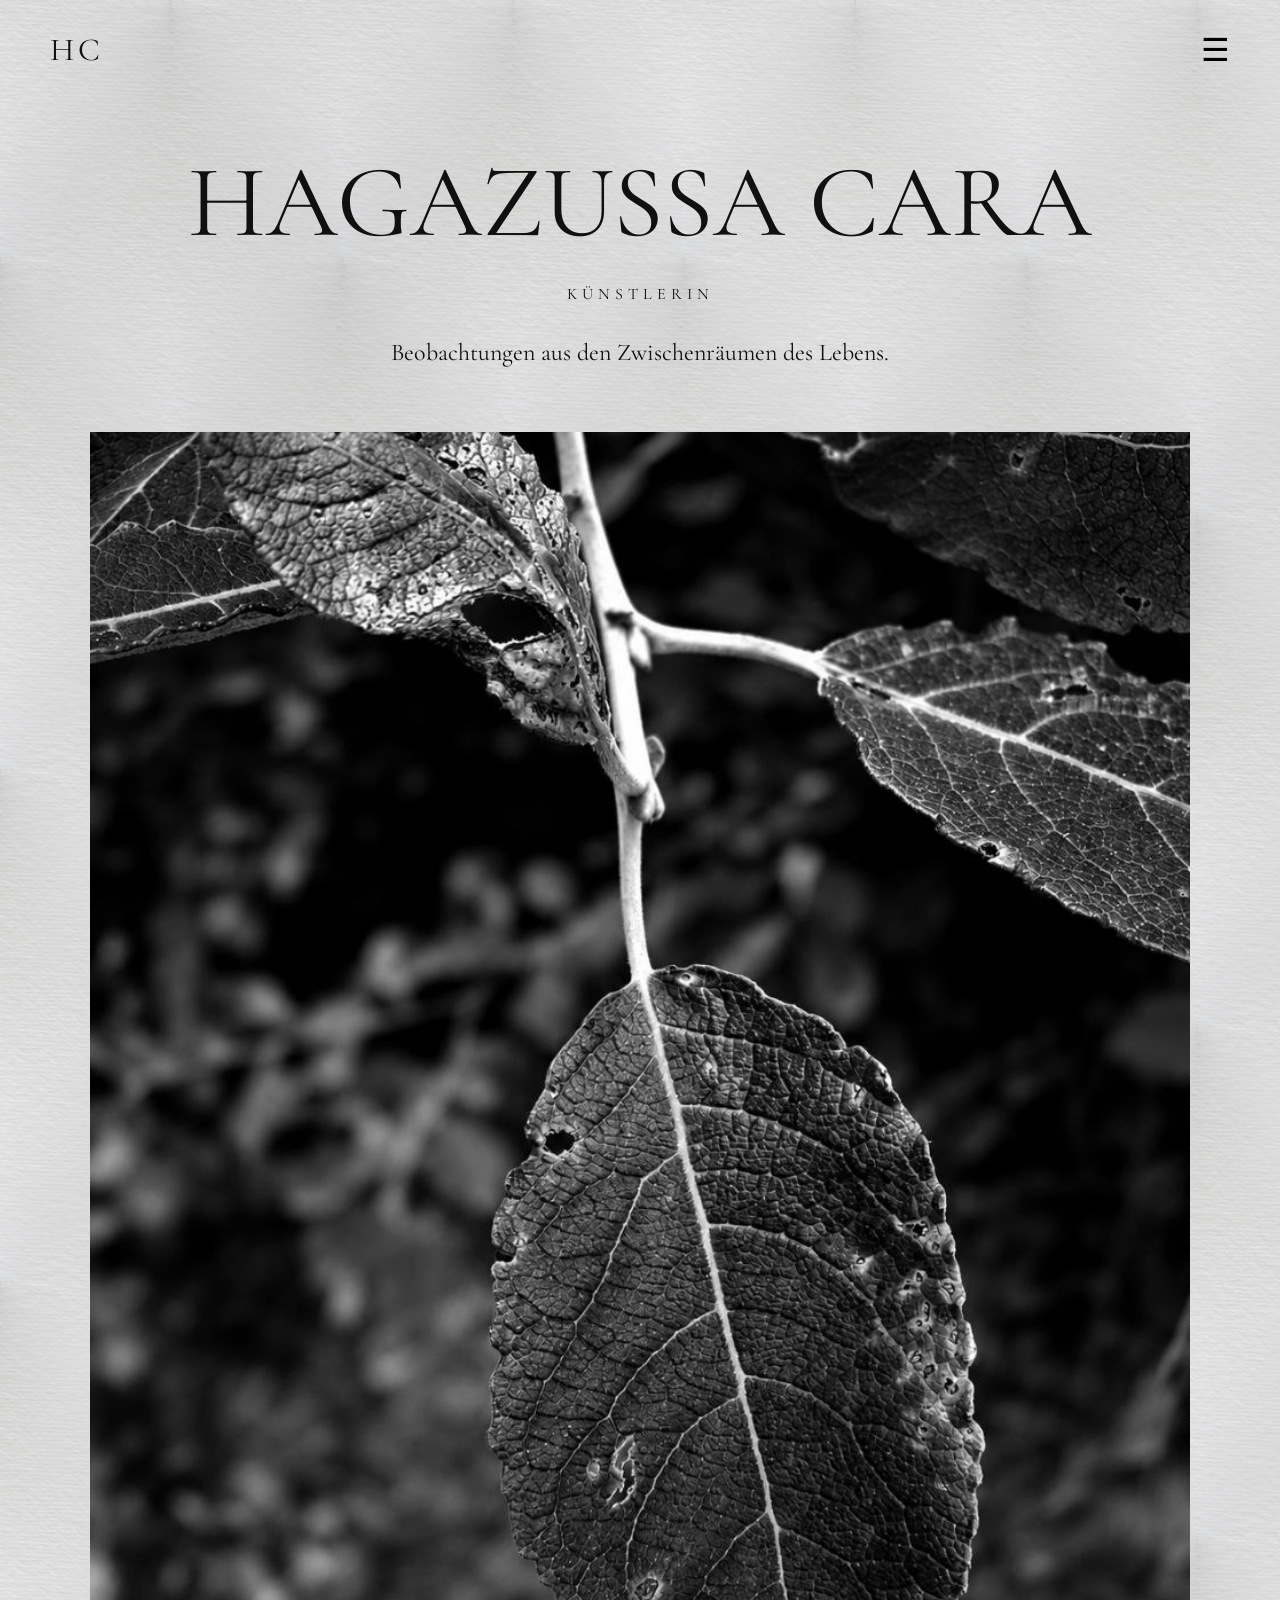
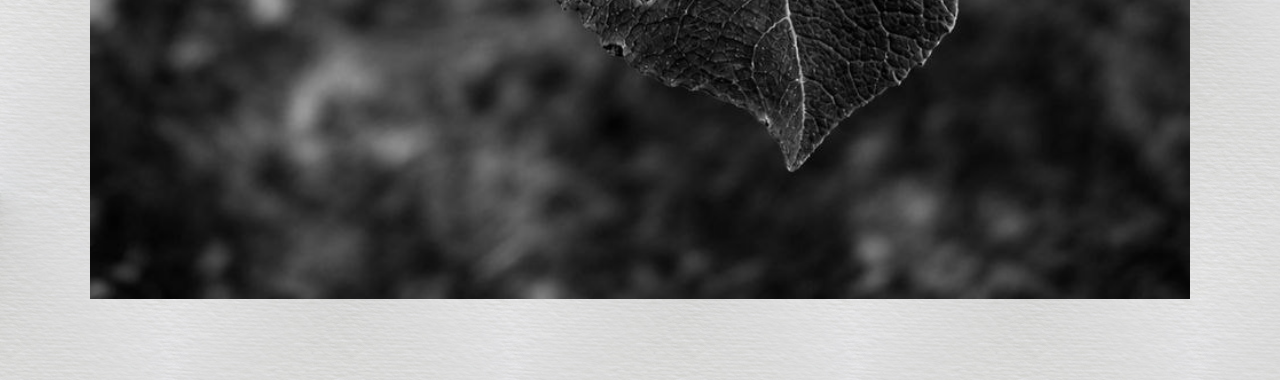
<file: index.html>
<!DOCTYPE html>
<html lang="de">
<head>
    <meta charset="UTF-8">
    <meta name="viewport" content="width=device-width, initial-scale=1.0">
    <title>Hagazussa Cara</title>

    <link rel="icon" href="ico/favicon.ico" sizes="any">
    <link rel="icon" type="image/png" sizes="32x32" href="ico/favicon-32x32.png">
    <link rel="icon" type="image/png" sizes="16x16" href="ico/favicon-16x16.png">
    <link rel="apple-touch-icon" sizes="180x180" href="ico/apple-touch-icon.png">
    <link rel="manifest" href="ico/site.webmanifest">

    <link rel="stylesheet" href="css/style.css">

    <link href="https://fonts.googleapis.com/css2?family=Cormorant+Garamond:wght@300;400;500;600&display=swap" rel="stylesheet">
</head>
<body>

<header class="header">

    <a href="index.html" class="logo">HC</a>

    <button class="menu-toggle" id="menuToggle">
        ☰
    </button>

    <nav class="menu" id="menu">
        <a href="werke.html">Werke</a>
        <a href="ueber-mich.html">Über mich</a>
        <a href="prozess.html">Prozess</a>
        <a href="ausstellungen.html">Ausstellungen</a>
        <a href="kontakt.html">Kontakt</a>
    </nav>

</header>

<div class="container">

    <section class="hero">

        <h1>Hagazussa Cara</h1>

        <div class="role">
            Künstlerin
        </div>

        <p class="intro">
            Beobachtungen aus den Zwischenräumen des Lebens.
        </p>

    </section>

    <div class="artwork">
        <img src="images/rufderstille-4.jpg" alt="Echos der Stille IV">
    </div>

</div>

<script src="js/main.js"></script>

</body>
</html>
</file>
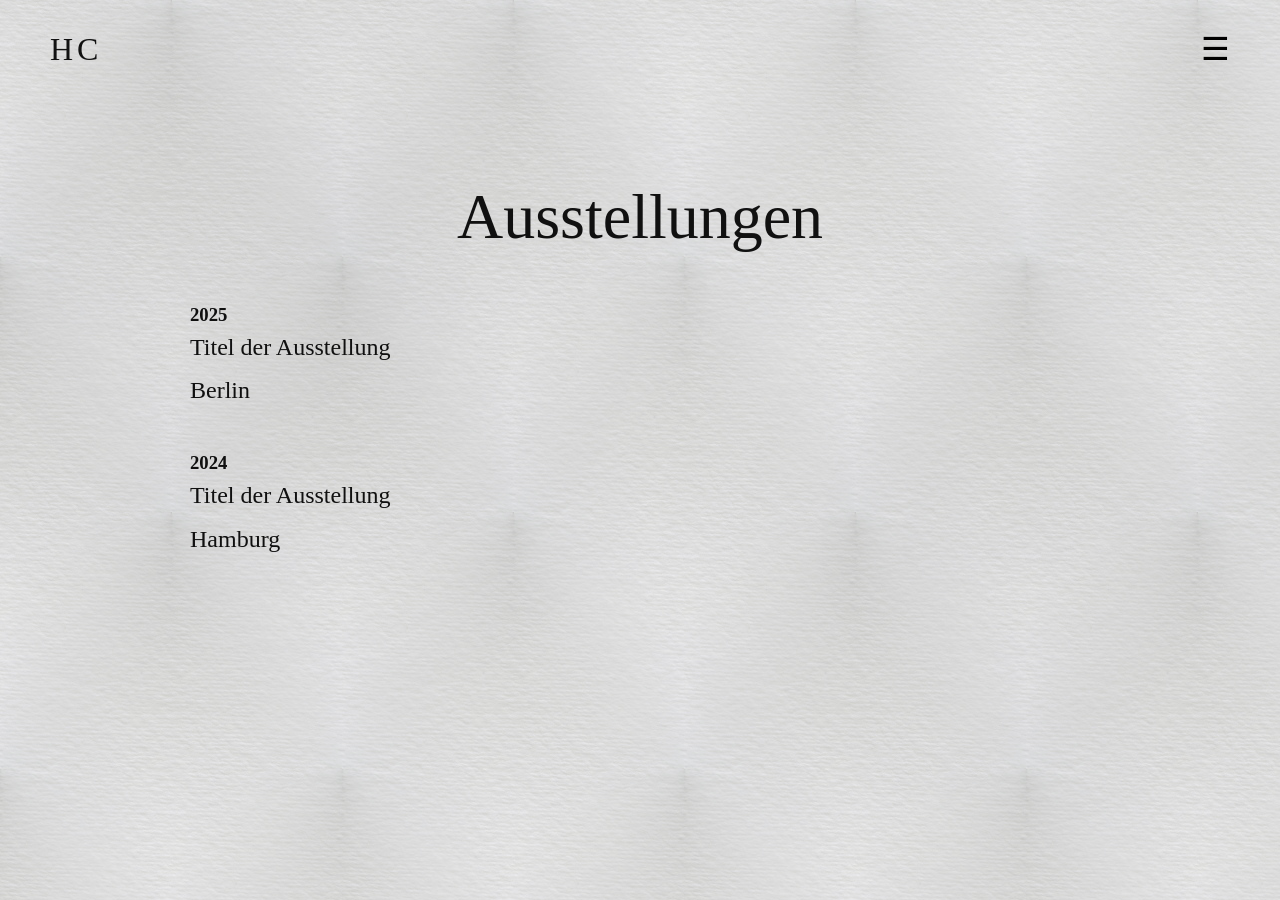
<file: ausstellungen.html>
<!DOCTYPE html>
<html lang="de">
<head>
    <meta charset="UTF-8">
    <meta name="viewport" content="width=device-width, initial-scale=1.0">
    <title>Ausstellungen</title>

    <link rel="icon" href="ico/favicon.ico" sizes="any">
    <link rel="icon" type="image/png" sizes="32x32" href="ico/favicon-32x32.png">
    <link rel="icon" type="image/png" sizes="16x16" href="ico/favicon-16x16.png">
    <link rel="apple-touch-icon" sizes="180x180" href="ico/apple-touch-icon.png">
    <link rel="manifest" href="ico/site.webmanifest">

    <link rel="stylesheet" href="css/style.css">
</head>
<body>

<header class="header">

    <a href="index.html" class="logo">HC</a>

    <button class="menu-toggle" id="menuToggle">
        ☰
    </button>

    <nav class="menu" id="menu">
        <a href="werke.html">Werke</a>
        <a href="ueber-mich.html">Über mich</a>
        <a href="prozess.html">Prozess</a>
        <a href="ausstellungen.html">Ausstellungen</a>
        <a href="kontakt.html">Kontakt</a>
    </nav>

</header>

<section class="page-section">

    <h1>Ausstellungen</h1>

    <div class="exhibitions">

        <div class="exhibition">
            <h3>2025</h3>
            <p>Titel der Ausstellung</p>
            <p>Berlin</p>
        </div>

        <div class="exhibition">
            <h3>2024</h3>
            <p>Titel der Ausstellung</p>
            <p>Hamburg</p>
        </div>

    </div>

</section>

<script src="js/main.js"></script>

</body>
</html>
</file>
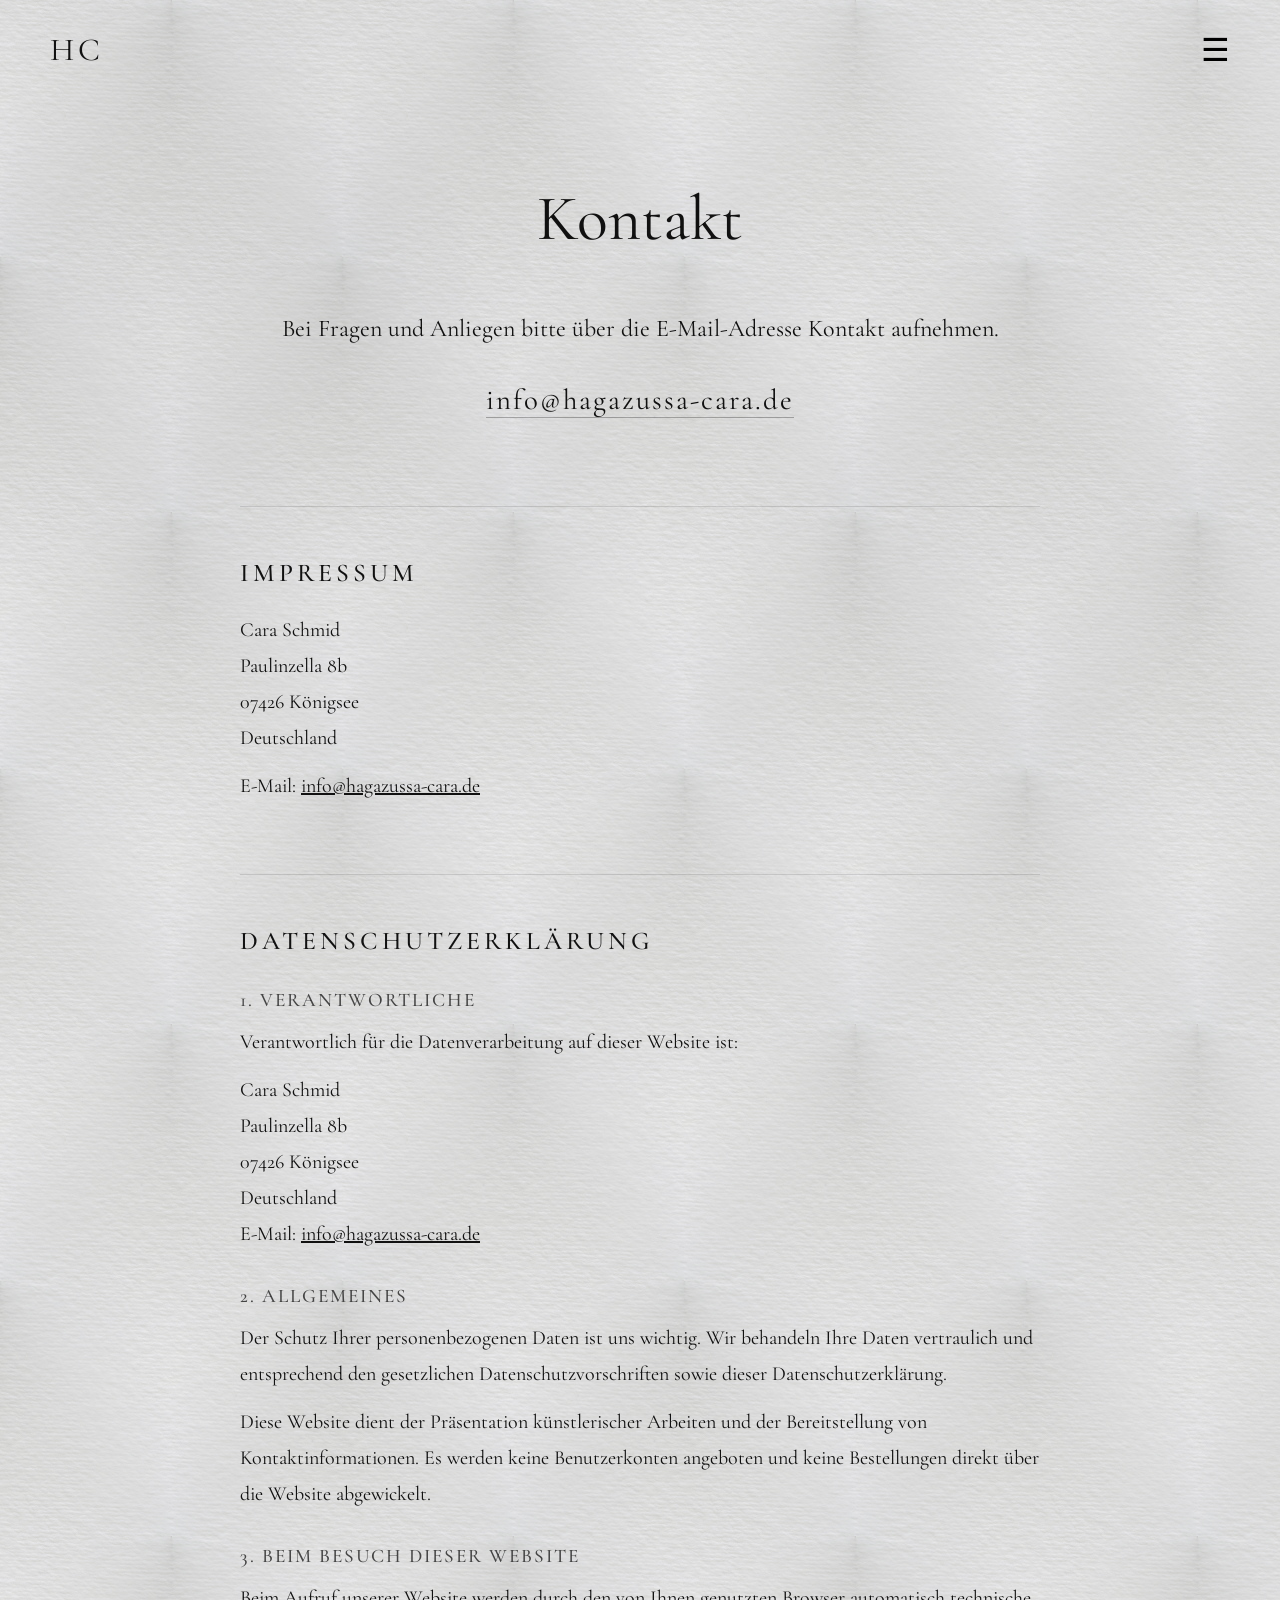
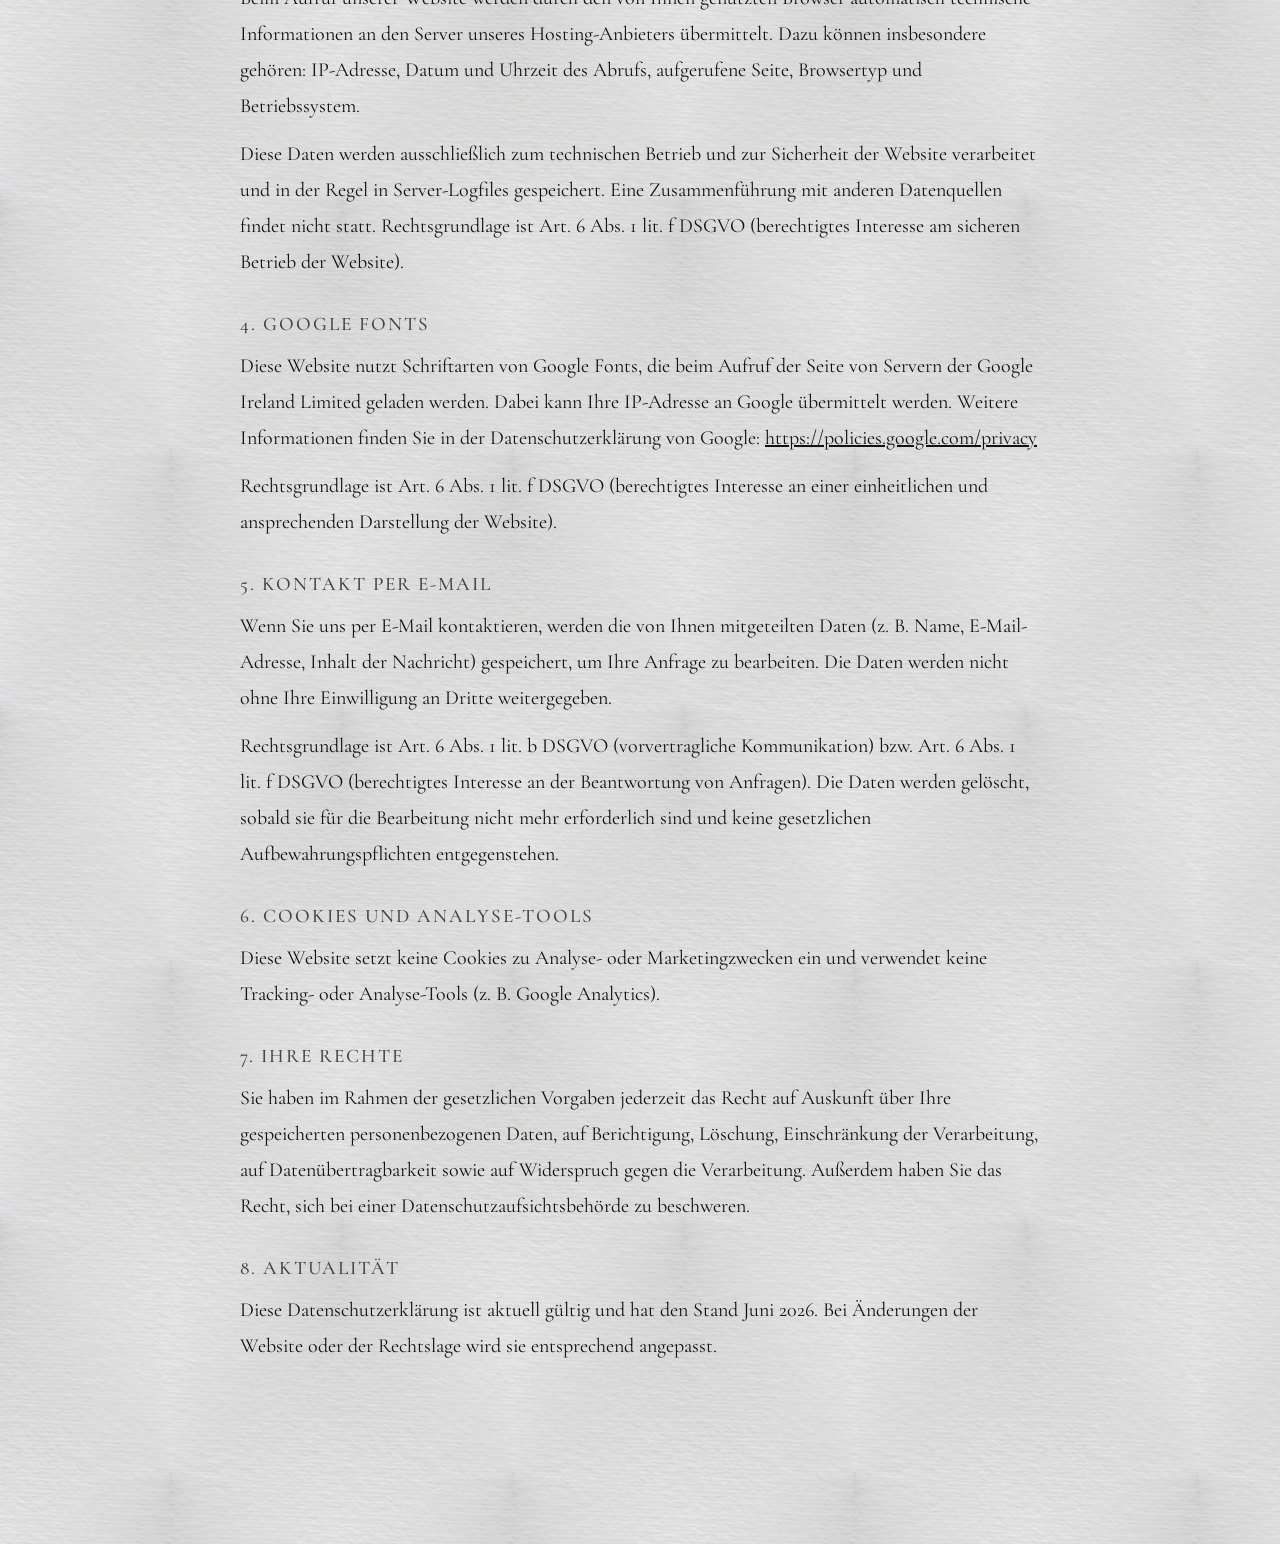
<file: kontakt.html>
<!DOCTYPE html>
<html lang="de">
<head>
    <meta charset="UTF-8">
    <meta name="viewport" content="width=device-width, initial-scale=1.0">
    <title>Kontakt – Hagazussa Cara</title>

    <link rel="icon" href="ico/favicon.ico" sizes="any">
    <link rel="icon" type="image/png" sizes="32x32" href="ico/favicon-32x32.png">
    <link rel="icon" type="image/png" sizes="16x16" href="ico/favicon-16x16.png">
    <link rel="apple-touch-icon" sizes="180x180" href="ico/apple-touch-icon.png">
    <link rel="manifest" href="ico/site.webmanifest">

    <link rel="stylesheet" href="css/style.css">
    <link href="https://fonts.googleapis.com/css2?family=Cormorant+Garamond:wght@300;400;500;600&display=swap" rel="stylesheet">
</head>
<body>

<header class="header">

    <a href="index.html" class="logo">HC</a>

    <button class="menu-toggle" id="menuToggle" aria-label="Menü öffnen">
        ☰
    </button>

    <nav class="menu" id="menu">
        <a href="werke.html">Werke</a>
        <a href="ueber-mich.html">Über mich</a>
        <a href="prozess.html">Prozess</a>
        <a href="ausstellungen.html">Ausstellungen</a>
        <a href="kontakt.html">Kontakt</a>
    </nav>

</header>

<section class="page-section page-section--contact">

    <h1>Kontakt</h1>

    <div class="contact-intro">
        <p>
            Bei Fragen und Anliegen bitte über die E-Mail-Adresse Kontakt aufnehmen.
        </p>
        <p class="contact-email">
            <a href="mailto:info@hagazussa-cara.de">info@hagazussa-cara.de</a>
        </p>
    </div>

    <div class="legal-section" id="impressum">
        <h2>Impressum</h2>
        <p>
            Cara Schmid<br>
            Paulinzella 8b<br>
            07426 Königsee<br>
            Deutschland
        </p>
        <p>
            E-Mail: <a href="mailto:info@hagazussa-cara.de">info@hagazussa-cara.de</a>
        </p>
    </div>

    <div class="legal-section" id="datenschutz">
        <h2>Datenschutzerklärung</h2>

        <h3>1. Verantwortliche</h3>
        <p>
            Verantwortlich für die Datenverarbeitung auf dieser Website ist:
        </p>
        <p>
            Cara Schmid<br>
            Paulinzella 8b<br>
            07426 Königsee<br>
            Deutschland<br>
            E-Mail: <a href="mailto:info@hagazussa-cara.de">info@hagazussa-cara.de</a>
        </p>

        <h3>2. Allgemeines</h3>
        <p>
            Der Schutz Ihrer personenbezogenen Daten ist uns wichtig. Wir behandeln
            Ihre Daten vertraulich und entsprechend den gesetzlichen
            Datenschutzvorschriften sowie dieser Datenschutzerklärung.
        </p>
        <p>
            Diese Website dient der Präsentation künstlerischer Arbeiten und der
            Bereitstellung von Kontaktinformationen. Es werden keine
            Benutzerkonten angeboten und keine Bestellungen direkt über die
            Website abgewickelt.
        </p>

        <h3>3. Beim Besuch dieser Website</h3>
        <p>
            Beim Aufruf unserer Website werden durch den von Ihnen genutzten
            Browser automatisch technische Informationen an den Server unseres
            Hosting-Anbieters übermittelt. Dazu können insbesondere gehören:
            IP-Adresse, Datum und Uhrzeit des Abrufs, aufgerufene Seite,
            Browsertyp und Betriebssystem.
        </p>
        <p>
            Diese Daten werden ausschließlich zum technischen Betrieb und zur
            Sicherheit der Website verarbeitet und in der Regel in Server-Logfiles
            gespeichert. Eine Zusammenführung mit anderen Datenquellen findet
            nicht statt. Rechtsgrundlage ist Art. 6 Abs. 1 lit. f DSGVO
            (berechtigtes Interesse am sicheren Betrieb der Website).
        </p>

        <h3>4. Google Fonts</h3>
        <p>
            Diese Website nutzt Schriftarten von Google Fonts, die beim Aufruf
            der Seite von Servern der Google Ireland Limited geladen werden.
            Dabei kann Ihre IP-Adresse an Google übermittelt werden. Weitere
            Informationen finden Sie in der Datenschutzerklärung von Google:
            <a href="https://policies.google.com/privacy" target="_blank" rel="noopener noreferrer">https://policies.google.com/privacy</a>
        </p>
        <p>
            Rechtsgrundlage ist Art. 6 Abs. 1 lit. f DSGVO (berechtigtes Interesse
            an einer einheitlichen und ansprechenden Darstellung der Website).
        </p>

        <h3>5. Kontakt per E-Mail</h3>
        <p>
            Wenn Sie uns per E-Mail kontaktieren, werden die von Ihnen mitgeteilten
            Daten (z.&nbsp;B. Name, E-Mail-Adresse, Inhalt der Nachricht)
            gespeichert, um Ihre Anfrage zu bearbeiten. Die Daten werden nicht
            ohne Ihre Einwilligung an Dritte weitergegeben.
        </p>
        <p>
            Rechtsgrundlage ist Art. 6 Abs. 1 lit. b DSGVO (vorvertragliche
            Kommunikation) bzw. Art. 6 Abs. 1 lit. f DSGVO (berechtigtes
            Interesse an der Beantwortung von Anfragen). Die Daten werden
            gelöscht, sobald sie für die Bearbeitung nicht mehr erforderlich sind
            und keine gesetzlichen Aufbewahrungspflichten entgegenstehen.
        </p>

        <h3>6. Cookies und Analyse-Tools</h3>
        <p>
            Diese Website setzt keine Cookies zu Analyse- oder Marketingzwecken ein
            und verwendet keine Tracking- oder Analyse-Tools (z.&nbsp;B. Google
            Analytics).
        </p>

        <h3>7. Ihre Rechte</h3>
        <p>
            Sie haben im Rahmen der gesetzlichen Vorgaben jederzeit das Recht auf
            Auskunft über Ihre gespeicherten personenbezogenen Daten, auf
            Berichtigung, Löschung, Einschränkung der Verarbeitung, auf
            Datenübertragbarkeit sowie auf Widerspruch gegen die Verarbeitung.
            Außerdem haben Sie das Recht, sich bei einer Datenschutzaufsichtsbehörde
            zu beschweren.
        </p>

        <h3>8. Aktualität</h3>
        <p>
            Diese Datenschutzerklärung ist aktuell gültig und hat den Stand
            Juni 2026. Bei Änderungen der Website oder der Rechtslage wird sie
            entsprechend angepasst.
        </p>
    </div>

</section>

<script src="js/main.js"></script>

</body>
</html>
</file>
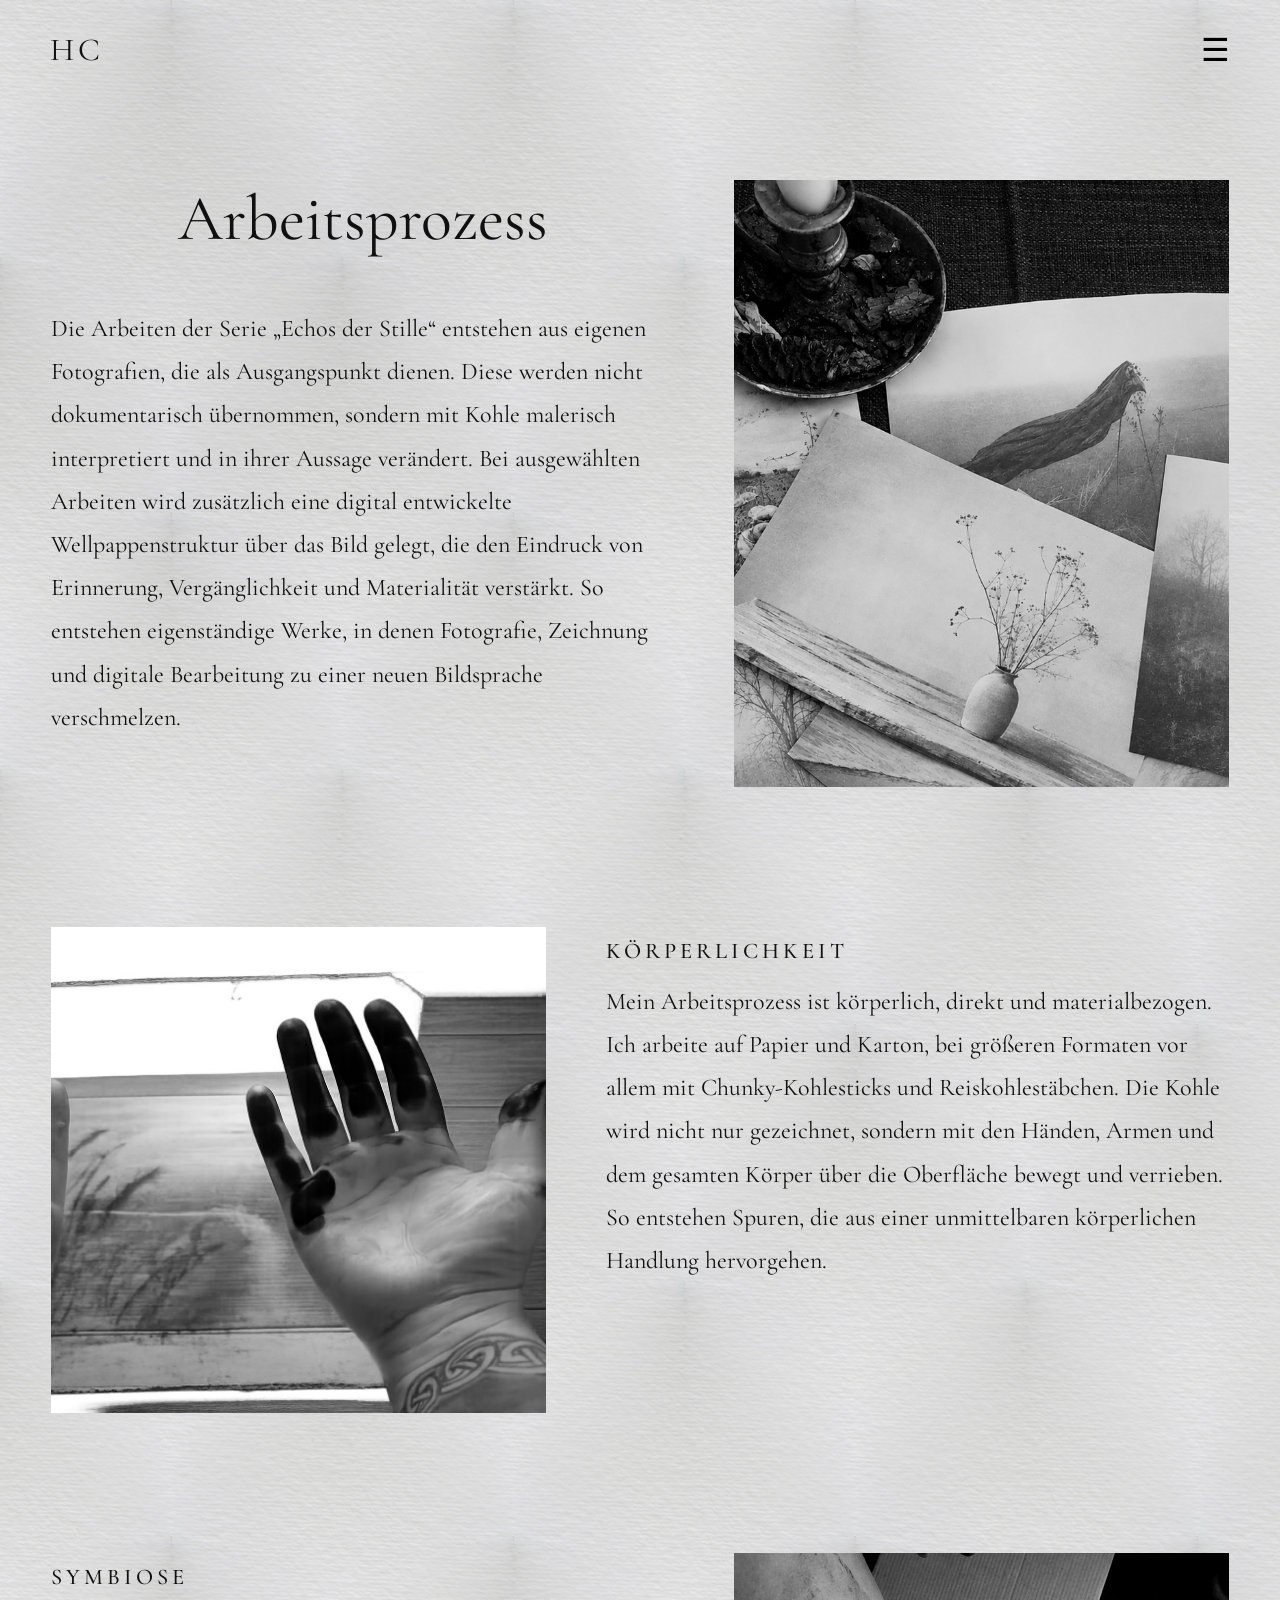
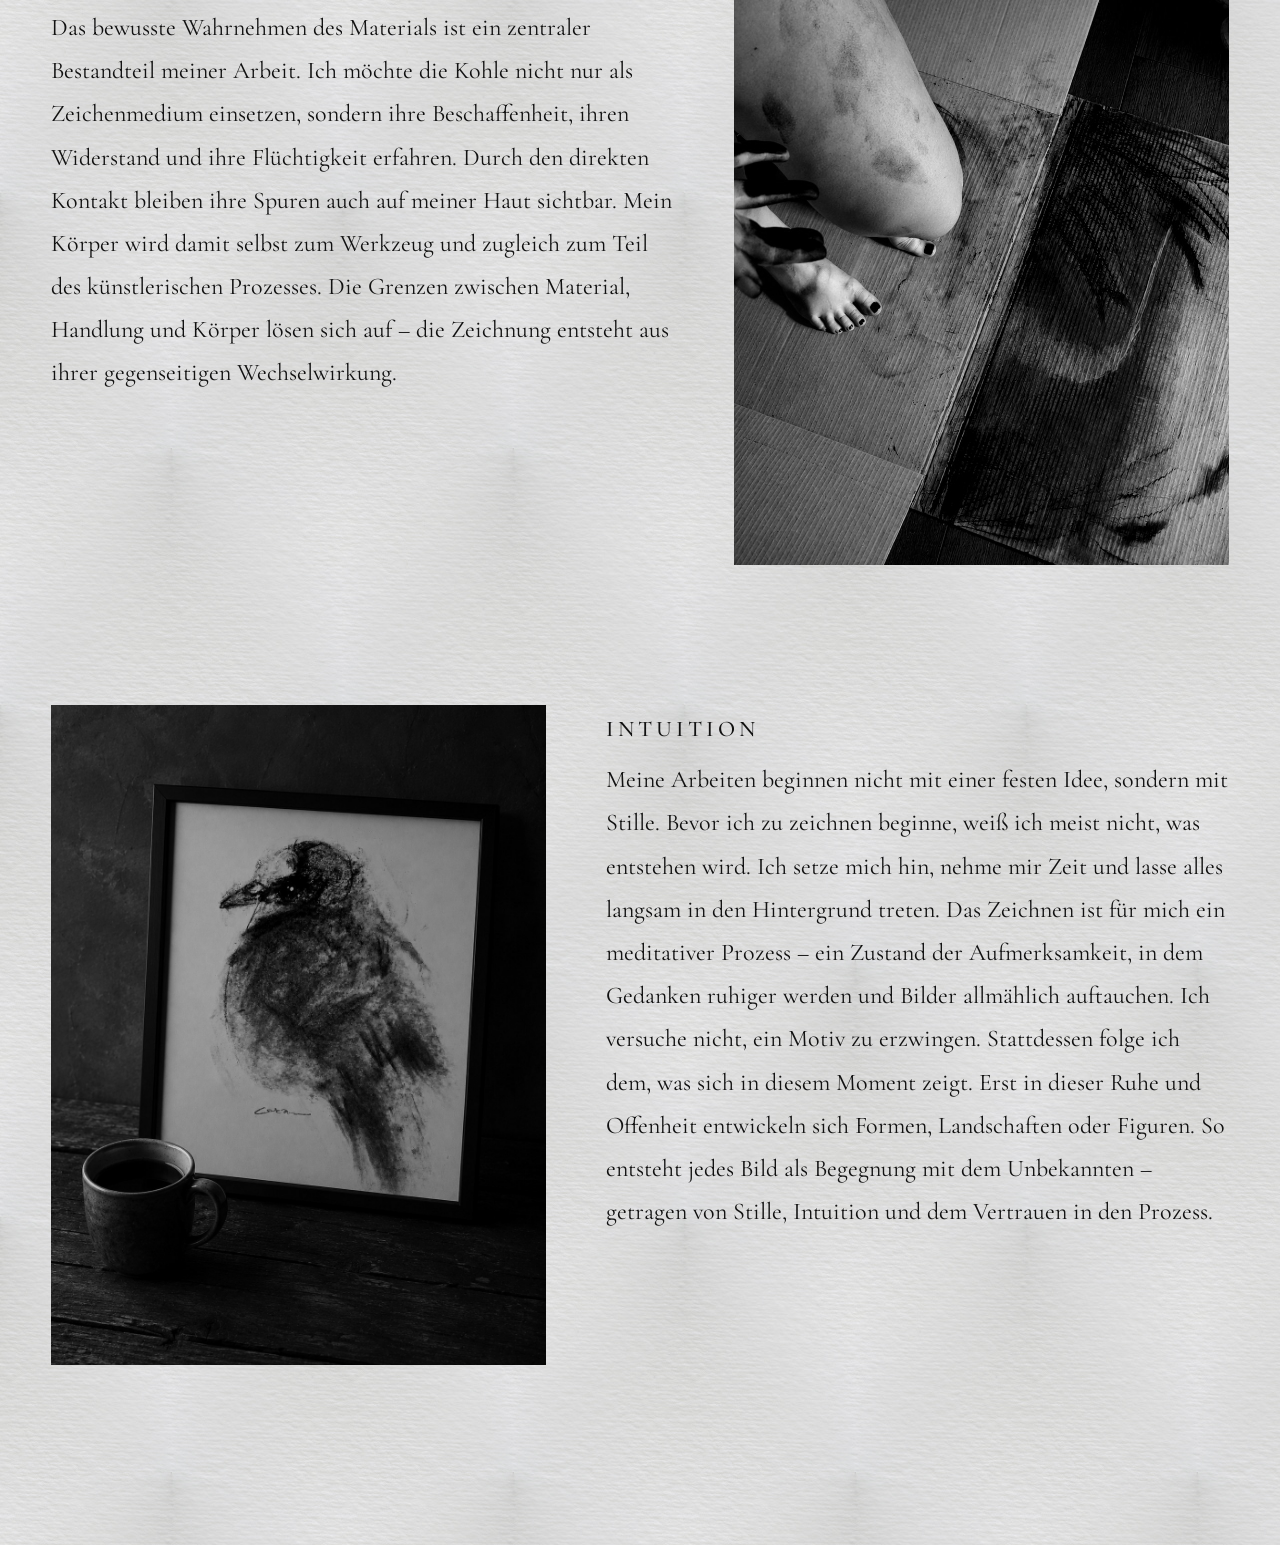
<file: prozess.html>
<!DOCTYPE html>
<html lang="de">
<head>
    <meta charset="UTF-8">
    <meta name="viewport" content="width=device-width, initial-scale=1.0">
    <title>Arbeitsprozess – Hagazussa Cara</title>

    <link rel="icon" href="ico/favicon.ico" sizes="any">
    <link rel="icon" type="image/png" sizes="32x32" href="ico/favicon-32x32.png">
    <link rel="icon" type="image/png" sizes="16x16" href="ico/favicon-16x16.png">
    <link rel="apple-touch-icon" sizes="180x180" href="ico/apple-touch-icon.png">
    <link rel="manifest" href="ico/site.webmanifest">

    <link rel="stylesheet" href="css/style.css">
    <link href="https://fonts.googleapis.com/css2?family=Cormorant+Garamond:wght@300;400;500;600&display=swap" rel="stylesheet">
</head>
<body>

<header class="header">
    <a href="index.html" class="logo">HC</a>

    <button class="menu-toggle" id="menuToggle" aria-label="Menü öffnen">☰</button>

    <nav class="menu" id="menu">
        <a href="werke.html">Werke</a>
        <a href="ueber-mich.html">Über mich</a>
        <a href="prozess.html">Prozess</a>
        <a href="ausstellungen.html">Ausstellungen</a>
        <a href="kontakt.html">Kontakt</a>
    </nav>
</header>

<section class="page-section page-section--about">
    <div class="about-layout about-layout--reversed"
    <div class="about-content">
        <div class="about-block">
            <h1>Arbeitsprozess</h1>
            <p>Die Arbeiten der Serie „Echos der Stille“ entstehen aus eigenen Fotografien, 
                die als Ausgangspunkt dienen. Diese werden nicht dokumentarisch übernommen, 
                sondern mit Kohle malerisch interpretiert und in ihrer Aussage verändert. 
                Bei ausgewählten Arbeiten wird zusätzlich eine digital entwickelte 
                Wellpappenstruktur über das Bild gelegt, die den Eindruck von Erinnerung, 
                Vergänglichkeit und Materialität verstärkt. So entstehen eigenständige Werke, 
                in denen Fotografie, Zeichnung und digitale Bearbeitung zu einer neuen 
                Bildsprache verschmelzen.<br>&nbsp;<br></p>
        </div>
        <div class="about-portrait">
            <img src="images/prozess-4.jpg" alt="Arbeitsprozess" loading="lazy">
        </div>
    </div>
    </div>
    <div class="about-layout">
        <!-- Erstes Paar: Bild links – Text rechts -->
        <div class="about-portrait">
            <img src="images/prozess-1.jpg" alt="Arbeitsprozess – Körperlichkeit" loading="lazy">
        </div>
        <div class="about-content">
            <div class="about-block">
                <h2>Körperlichkeit</h2>
                <p>Mein Arbeitsprozess ist körperlich, direkt und materialbezogen. 
                   Ich arbeite auf Papier und Karton, bei größeren Formaten vor allem 
                   mit Chunky-Kohlesticks und Reiskohlestäbchen. Die Kohle wird nicht 
                   nur gezeichnet, sondern mit den Händen, Armen und dem gesamten 
                   Körper über die Oberfläche bewegt und verrieben. So entstehen Spuren, 
                   die aus einer unmittelbaren körperlichen Handlung hervorgehen.</p>
            </div>
        </div>
    </div>

    <!-- Zweites Paar: Text links – Bild rechts -->
    <div class="about-layout about-layout--reversed">
        <div class="about-content">
            <div class="about-block">
                <h2>Symbiose</h2>
                <p>Das bewusste Wahrnehmen des Materials ist ein zentraler Bestandteil 
                   meiner Arbeit. Ich möchte die Kohle nicht nur als Zeichenmedium einsetzen, 
                   sondern ihre Beschaffenheit, ihren Widerstand und ihre Flüchtigkeit erfahren. 
                   Durch den direkten Kontakt bleiben ihre Spuren auch auf meiner Haut sichtbar. 
                   Mein Körper wird damit selbst zum Werkzeug und zugleich zum Teil des 
                   künstlerischen Prozesses. Die Grenzen zwischen Material, Handlung und Körper 
                   lösen sich auf – die Zeichnung entsteht aus ihrer gegenseitigen Wechselwirkung.</p>
            </div>
        </div>
        <div class="about-portrait">
            <img src="images/prozess-2.jpg" alt="Arbeitsprozess – Symbiose" loading="lazy">
        </div>
    </div>
    <div class="about-layout">
        <!-- Drittes Paar: Bild links – Text rechts -->
        <div class="about-portrait">
            <img src="images/prozess-3.jpg" alt="Arbeitsprozess – Intuition" loading="lazy">
        </div>
        <div class="about-content">
            <div class="about-block">
                <h2>Intuition</h2>
                <p>Meine Arbeiten beginnen nicht mit einer festen Idee, sondern mit Stille.
                   Bevor ich zu zeichnen beginne, weiß ich meist nicht, was entstehen wird. 
                   Ich setze mich hin, nehme mir Zeit und lasse alles  langsam in den Hintergrund 
                   treten. Das Zeichnen ist für mich ein meditativer Prozess – ein Zustand 
                   der Aufmerksamkeit, in dem Gedanken ruhiger werden und Bilder allmählich auftauchen.
                   Ich versuche nicht, ein Motiv zu erzwingen. Stattdessen folge ich dem, was sich 
                   in diesem Moment zeigt. Erst in dieser Ruhe und Offenheit entwickeln sich Formen, 
                   Landschaften oder Figuren. So entsteht jedes Bild als Begegnung mit dem Unbekannten 
                   – getragen von Stille, Intuition und dem Vertrauen in den Prozess.</p>
            </div>
        </div>
    </div>
</section>

<script src="js/main.js"></script>
</body>
</html>
</file>
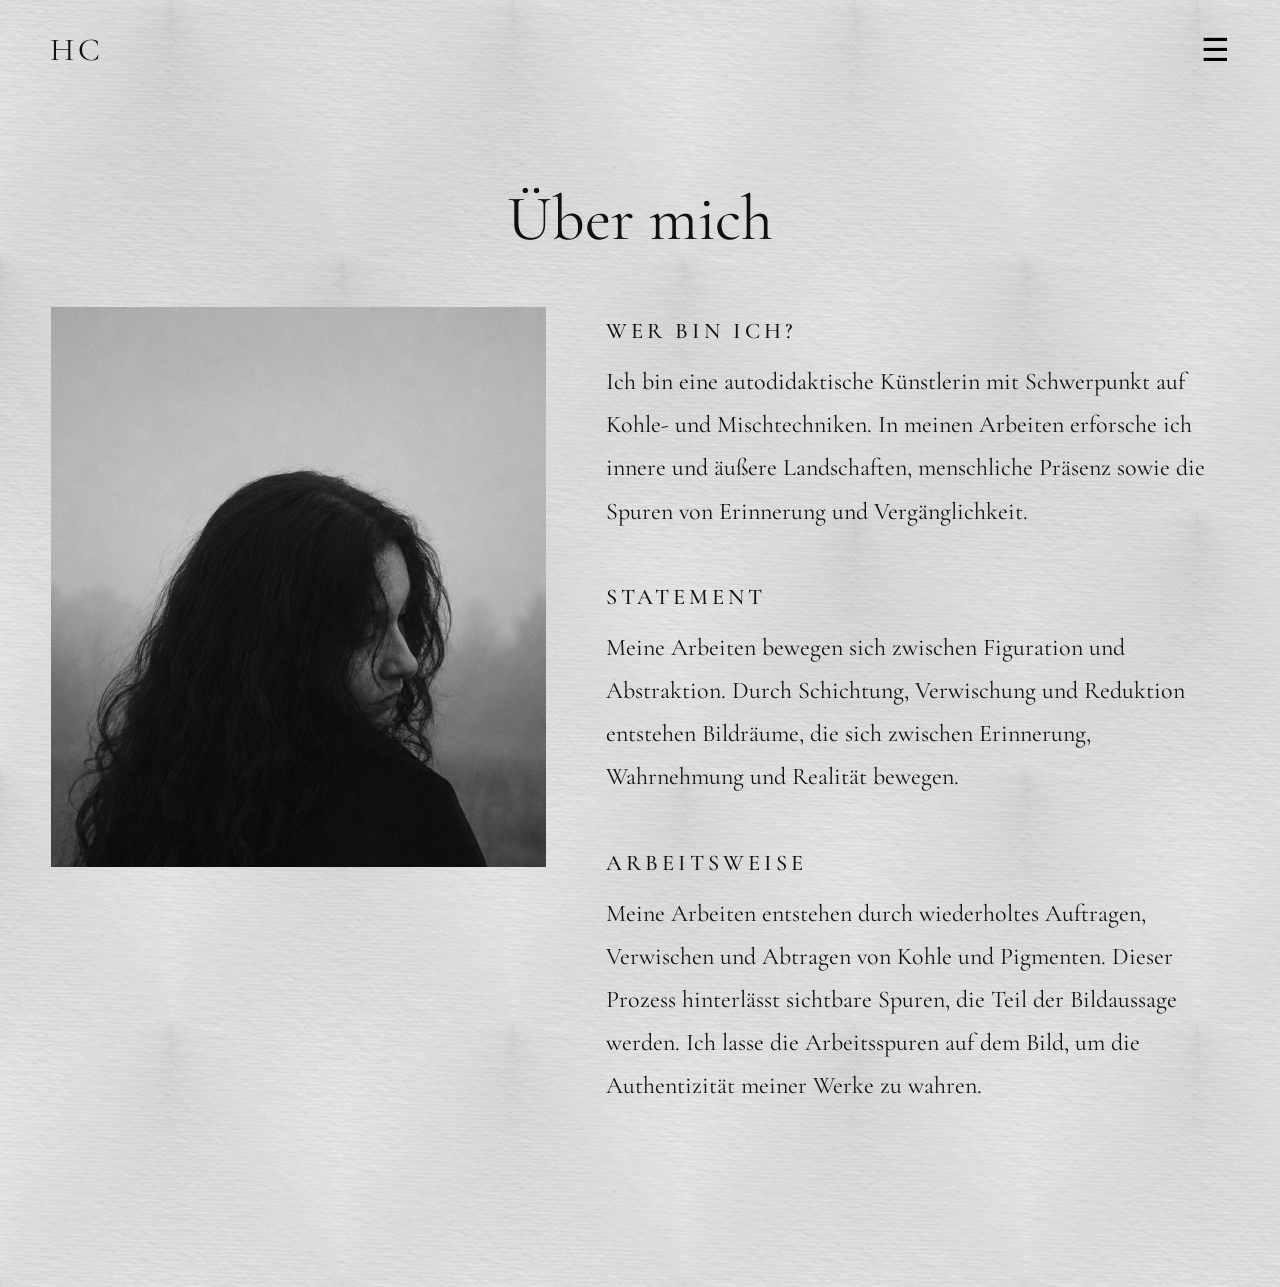
<file: ueber-mich.html>
<!DOCTYPE html>
<html lang="de">
<head>
    <meta charset="UTF-8">
    <meta name="viewport" content="width=device-width, initial-scale=1.0">
    <title>Über mich – Hagazussa Cara</title>

    <link rel="icon" href="ico/favicon.ico" sizes="any">
    <link rel="icon" type="image/png" sizes="32x32" href="ico/favicon-32x32.png">
    <link rel="icon" type="image/png" sizes="16x16" href="ico/favicon-16x16.png">
    <link rel="apple-touch-icon" sizes="180x180" href="ico/apple-touch-icon.png">
    <link rel="manifest" href="ico/site.webmanifest">

    <link rel="stylesheet" href="css/style.css">
    <link href="https://fonts.googleapis.com/css2?family=Cormorant+Garamond:wght@300;400;500;600&display=swap" rel="stylesheet">
</head>
<body>

<header class="header">

    <a href="index.html" class="logo">HC</a>

    <button class="menu-toggle" id="menuToggle" aria-label="Menü öffnen">
        ☰
    </button>

    <nav class="menu" id="menu">
        <a href="werke.html">Werke</a>
        <a href="ueber-mich.html">Über mich</a>
        <a href="prozess.html">Prozess</a>
        <a href="ausstellungen.html">Ausstellungen</a>
        <a href="kontakt.html">Kontakt</a>
    </nav>

</header>

<section class="page-section page-section--about">

    <h1>Über mich</h1>

    <div class="about-layout">

        <div class="about-portrait">
            <img src="images/portrait.jpg?v=3" alt="Portrait der Künstlerin">
        </div>

        <div class="about-content">

            <div class="about-block">
                <h2>Wer bin ich?</h2>
                <p>
                    Ich bin eine autodidaktische Künstlerin mit Schwerpunkt auf Kohle-
                    und Mischtechniken. In meinen Arbeiten erforsche ich innere und
                    äußere Landschaften, menschliche Präsenz sowie die Spuren von
                    Erinnerung und Vergänglichkeit.
                </p>
            </div>

            <div class="about-block">
                <h2>Statement</h2>
                <p>
                    Meine Arbeiten bewegen sich zwischen Figuration und Abstraktion.
                    Durch Schichtung, Verwischung und Reduktion entstehen Bildräume,
                    die sich zwischen Erinnerung, Wahrnehmung und Realität bewegen.
                </p>
            </div>

            <div class="about-block">
                <h2>Arbeitsweise</h2>
                <p>
                    Meine Arbeiten entstehen durch wiederholtes Auftragen, Verwischen
                    und Abtragen von Kohle und Pigmenten. Dieser Prozess hinterlässt
                    sichtbare Spuren, die Teil der Bildaussage werden. Ich lasse die Arbeitsspuren auf dem Bild, um die
                    Authentizität meiner Werke zu wahren.
                </p>
            </div>

        </div>

    </div>

</section>

<script src="js/main.js"></script>

</body>
</html>
</file>
<file: css/style.css>
*{
    margin:0;
    padding:0;
    box-sizing:border-box;
}

body{
    background-color:#f4f3f1;
    background-image:url("../images/papertexture.jpg");
    background-repeat:repeat;
    color:#111;
    font-family:"Cormorant Garamond", serif;
}

body::before{
    content:"";
    position:fixed;
    inset:0;
    background:
    radial-gradient(circle at 20% 30%, rgba(0,0,0,.03), transparent 40%),
    radial-gradient(circle at 80% 60%, rgba(0,0,0,.02), transparent 35%);
    pointer-events:none;
}

.header{
    position:fixed;
    top:0;
    left:0;
    width:100%;
    padding:30px 50px;
    display:flex;
    justify-content:space-between;
    align-items:center;
    z-index:1000;
}

.logo{
    text-decoration:none;
    color:#111;
    font-size:2rem;
    letter-spacing:4px;
}

.menu-toggle{
    background:none;
    border:none;
    font-size:2rem;
    cursor:pointer;
}

.menu{
    position:absolute;
    top:90px;
    right:50px;
    background:rgba(244,243,241,.96);
    padding:30px;
    display:flex;
    flex-direction:column;
    gap:15px;

    opacity:0;
    visibility:hidden;
    transform:translateY(-10px);
    transition:.3s;
}

.menu.active{
    opacity:1;
    visibility:visible;
    transform:translateY(0);
}

.menu a{
    text-decoration:none;
    color:#111;
    text-transform:uppercase;
    letter-spacing:3px;
}

.menu a[href="ausstellungen.html"]{
    display:none;
}

.container{
    width:min(1100px,90%);
    margin:auto;
    padding-top:120px;
    padding-bottom:2cm;
}

.hero{
    text-align:center;
}

.subtitle{
    letter-spacing:6px;
    text-transform:uppercase;
}

.hero h1{
    font-size:clamp(3rem,8vw,7rem);
    font-weight:400;
    text-transform:uppercase;
    margin:20px 0;
}

.role{
    letter-spacing:5px;
    text-transform:uppercase;
    margin-bottom:30px;
}

.intro{
    max-width:700px;
    margin:auto;
    font-size:1.5rem;
    line-height:1.6;
}

.artwork{
    margin-top:60px;
    text-align:center;
}

.artwork img{
    width:100%;
    max-width:100%;
    filter:grayscale(100%);
}

.page-section{
    width:min(900px,90%);
    margin:180px auto;
}

.page-section h1{
    text-align:center;
    font-size:4rem;
    margin-bottom:50px;
    font-weight:400;
}

.page-section p{
    font-size:1.5rem;
    line-height:1.8;
}

.page-section--gallery{
    width:min(1200px,92%);
}

.gallery-series{
    margin-bottom:100px;
}

.gallery-series:last-child{
    margin-bottom:0;
}

.gallery-series-title{
    text-align:center;
    font-size:2rem;
    font-weight:400;
    letter-spacing:4px;
    text-transform:uppercase;
    margin-bottom:8px;
}

.gallery-series-desc{
    text-align:center;
    font-size:1.1rem;
    letter-spacing:3px;
    text-transform:uppercase;
    color:#666;
    margin-bottom:40px;
}

.gallery{
    display:grid;
    grid-template-columns:repeat(3,1fr);
    gap:24px;
}

.gallery--featured{
    grid-template-columns:1fr;
    max-width:500px;
    margin:0 auto;
}

.gallery-item{
    position:relative;
    padding:0;
    border:none;
    background:none;
    cursor:pointer;
    overflow:hidden;
    aspect-ratio:4/3;
}

.gallery-item--wide{
    grid-column:span 2;
    aspect-ratio:16/9;
}

.gallery-item--featured{
    aspect-ratio:3/4;
}

.gallery-item img{
    width:100%;
    height:100%;
    object-fit:cover;
    display:block;
    filter:grayscale(100%);
    transition:transform .6s ease, filter .6s ease;
}

.gallery-caption{
    position:absolute;
    inset:0;
    display:flex;
    align-items:center;
    justify-content:center;
    background:rgba(17,17,17,.45);
    color:#f4f3f1;
    font-size:1.4rem;
    letter-spacing:4px;
    text-transform:uppercase;
    opacity:0;
    transition:opacity .4s ease;
}

.gallery-item:hover img,
.gallery-item:focus-visible img{
    transform:scale(1.04);
    filter:grayscale(0%);
}

.gallery-item:hover .gallery-caption,
.gallery-item:focus-visible .gallery-caption{
    opacity:1;
}

.gallery-item:focus-visible{
    outline:2px solid #111;
    outline-offset:4px;
}

.lightbox{
    position:fixed;
    inset:0;
    z-index:2000;
    display:flex;
    align-items:center;
    justify-content:center;
    background:rgba(17,17,17,.92);
    padding:60px 80px;
    opacity:0;
    transition:opacity .35s ease;
}

.lightbox.is-open{
    opacity:1;
}

.lightbox[hidden]{
    display:none;
}

.lightbox-content{
    max-width:90vw;
    max-height:85vh;
    text-align:center;
}

.lightbox-image{
    max-width:100%;
    max-height:calc(85vh - 60px);
    object-fit:contain;
    display:block;
    margin:0 auto;
}

.lightbox-caption{
    color:#f4f3f1;
    font-size:1.2rem;
    letter-spacing:4px;
    text-transform:uppercase;
    margin-top:20px;
}

.lightbox-close{
    position:absolute;
    top:24px;
    right:32px;
    background:none;
    border:none;
    color:#f4f3f1;
    font-size:2.5rem;
    line-height:1;
    cursor:pointer;
    opacity:.7;
    transition:opacity .2s;
}

.lightbox-close:hover{
    opacity:1;
}

.lightbox-nav{
    position:absolute;
    top:50%;
    transform:translateY(-50%);
    background:none;
    border:none;
    color:#f4f3f1;
    font-size:3rem;
    line-height:1;
    cursor:pointer;
    opacity:.5;
    padding:20px;
    transition:opacity .2s;
}

.lightbox-nav:hover{
    opacity:1;
}

.lightbox-prev{
    left:16px;
}

.lightbox-next{
    right:16px;
}

@media (max-width:768px){
    .gallery{
        grid-template-columns:repeat(2,1fr);
        gap:16px;
    }

    .gallery-item--wide{
        grid-column:span 2;
    }

    .lightbox{
        padding:50px 20px;
    }

    .lightbox-nav{
        font-size:2rem;
        padding:10px;
    }
}

@media (max-width:480px){
    .gallery{
        grid-template-columns:1fr;
    }

    .gallery-item--wide{
        grid-column:span 1;
    }
}

.page-section--about{
    width:min(1200px,92%);
}

.about-layout{
    display:grid;
    grid-template-columns:minmax(280px, 42%) 1fr;
    gap:60px;
    align-items:start;
}

.about-portrait{
    top:140px;
}

.about-portrait img{
    width:100%;
    display:block;
    filter:grayscale(100%);
}

.about-content{
    display:flex;
    flex-direction:column;
    gap:50px;
    padding-top:10px;
}

.about-block h2{
    font-size:1.4rem;
    font-weight:500;
    letter-spacing:4px;
    text-transform:uppercase;
    margin-bottom:16px;
}

.about-block p{
    font-size:1.5rem;
    line-height:1.8;
}

.page-section--contact{
    width:min(800px,90%);
}

.contact-intro{
    text-align:center;
    margin-bottom:80px;
}

.contact-email{
    margin-top:24px;
}

.contact-email a{
    color:#111;
    font-size:1.8rem;
    letter-spacing:2px;
    text-decoration:none;
    border-bottom:1px solid rgba(17,17,17,.3);
    transition:border-color .3s;
}

.contact-email a:hover{
    border-bottom-color:#111;
}

.legal-section{
    margin-top:70px;
    padding-top:50px;
    border-top:1px solid rgba(17,17,17,.12);
}

.legal-section h2{
    font-size:1.6rem;
    font-weight:500;
    letter-spacing:4px;
    text-transform:uppercase;
    margin-bottom:24px;
}

.legal-section h3{
    font-size:1.2rem;
    font-weight:500;
    letter-spacing:2px;
    text-transform:uppercase;
    margin:32px 0 12px;
    color:#444;
}

.legal-section p{
    font-size:1.25rem;
    line-height:1.8;
    margin-bottom:12px;
}

.legal-section a{
    color:#111;
}

@media (max-width:768px){
    .about-layout{
        grid-template-columns:1fr;
        gap:40px;
    }

    .about-portrait{
        position:static;
        max-width:400px;
        margin:0 auto;
    }
}

.exhibition{
    margin-bottom:40px;
}

/* Umgekehrte Anordnung für Prozess-Seite */
.about-layout--reversed {
    grid-template-columns: 1fr minmax(280px, 42%);
}

.about-layout--reversed .about-portrait {
    grid-column: 2;
}

.about-layout--reversed .about-content {
    grid-column: 1;
}

/* Optional: etwas mehr Abstand zwischen den beiden Blöcken */
.about-layout + .about-layout {
    margin-top: 140px;
}
</file>
